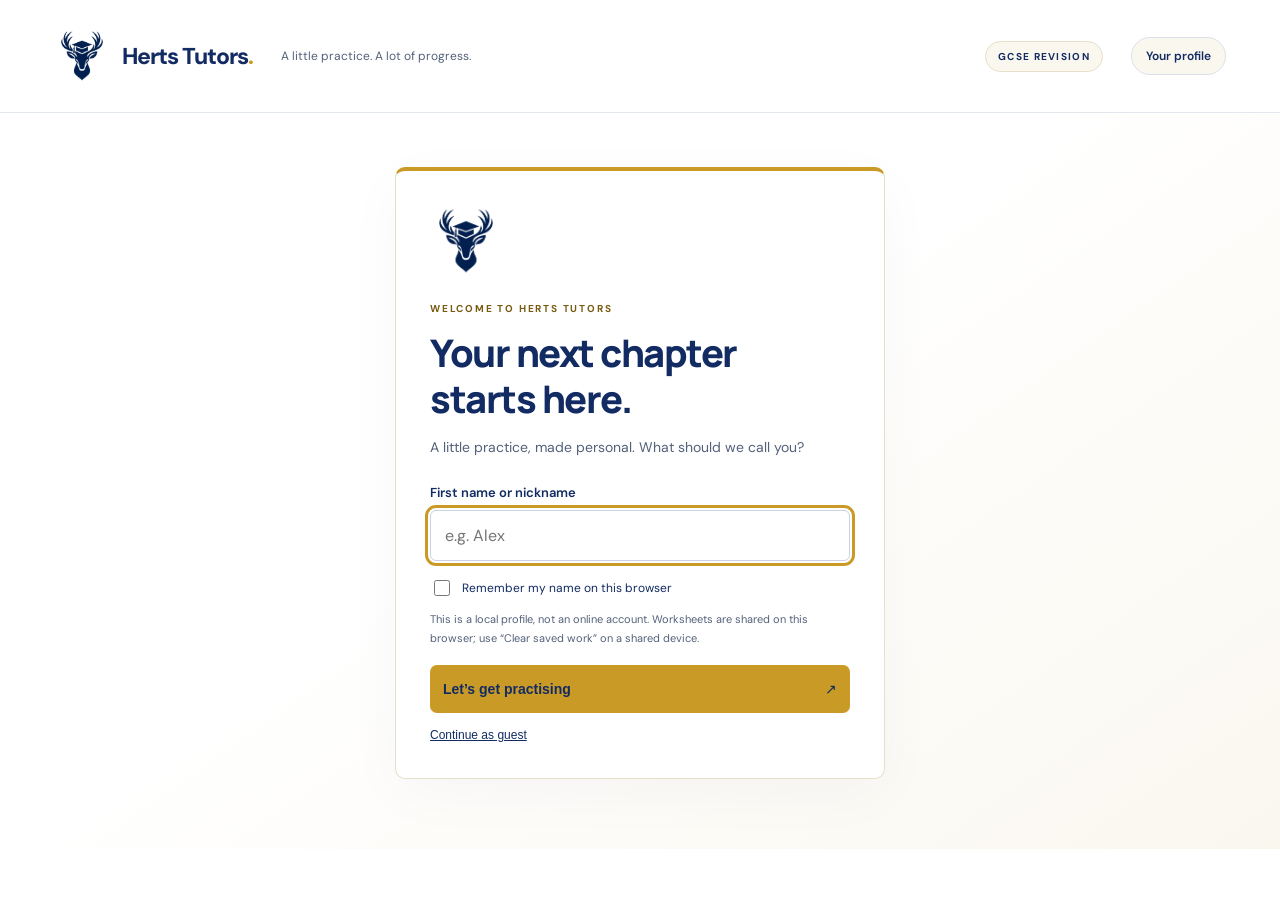
<file: index.html>
<!doctype html><html lang="en"><head><meta charset="utf-8"><meta name="viewport" content="width=device-width,initial-scale=1"><title>Herts Tutors — GCSE Revision Hub</title><link rel="icon" href="Herts%20Tutors%20Logo.png"><link rel="stylesheet" href="style.css"></head><body><header><a class="brand" href="./"><img class="logo" src="Herts%20Tutors%20Logo.png" alt="" width="56" height="56"> Herts Tutors<span class="brand-dot">.</span></a><span class="header-note">A little practice. A lot of progress.</span><span class="badge">GCSE REVISION</span><button id="profile-button" class="profile-button" type="button">Your profile</button></header>
<section id="welcome-screen" class="welcome-screen" aria-labelledby="welcome-title" hidden>
<div class="welcome-card"><img src="Herts%20Tutors%20Logo.png" alt="" width="72" height="72"><div class="eyebrow">WELCOME TO HERTS TUTORS</div><h1 id="welcome-title" tabindex="-1">Your next chapter<br>starts here.</h1><p>A little practice, made personal. What should we call you?</p><form id="profile-form"><label for="student-name">First name or nickname</label><input id="student-name" name="student-name" type="text" maxlength="40" required autocomplete="given-name" placeholder="e.g. Alex" aria-describedby="profile-note profile-error"><label class="remember-choice"><input id="remember-name" type="checkbox"> Remember my name on this browser</label><p id="profile-note">This is a local profile, not an online account. Worksheets are shared on this browser; use “Clear saved work” on a shared device.</p><p id="profile-error" role="alert"></p><button class="generate" type="submit">Let’s get practising <span>↗</span></button></form><button id="guest-button" class="guest-button" type="button">Continue as guest</button><button id="forget-profile" class="guest-button" type="button" hidden>Forget my name</button></div></section>

<main><section class="intro"><div class="eyebrow">HERTS TUTORS · GCSE MATHS PROGRAMMES</div><div id="personal-welcome" class="personal-welcome" hidden><h2 id="greeting" tabindex="-1"></h2><p>Your next step is waiting.</p></div><h1>Your goal.<br><span>Your revision plan.</span></h1><p>Build towards grade 5 or stretch towards grade 7.<br>A realistic weekly plan, original practice and official papers, together.</p></section>
<nav class="study-nav" aria-label="Study sections"><a href="#planner">My timetable</a><a href="#past-papers">Past papers</a><a href="#original-paper">Original practice papers</a><a href="methods.html">WA Methods hub</a></nav>
<section id="planner" class="mistakes-section"><div class="section-number">01 / MAKE A PLAN YOU CAN FOLLOW</div><h2>Your GCSE revision timetable</h2><p class="papers-intro">Choose your programme and available days. Weak topics come first, with a mixed review every third session. Your tutor should adjust the plan around your school work and assessments.</p><div class="mistakes-layout"><form id="plan-form" class="mistake-form"><label for="pathway">Your programme</label><select id="pathway"><option value="3to5">Grade 3 → 5 · Foundation</option><option value="5to7">Grade 5 → 7 · Higher</option></select><p class="paper-hint">Foundation is capped at grade 5. Grades 6–7 require Higher tier; confirm your entry tier with your school. These are goals, not guaranteed outcomes.</p><label for="exam-board">Exam board</label><select id="exam-board"><option value="edexcel">Edexcel</option><option value="aqa">AQA</option><option value="ocr">OCR</option></select><label for="plan-start">Start date</label><input id="plan-start" type="date" required><label for="plan-weeks">Programme length</label><select id="plan-weeks"><option value="2">2 weeks</option><option value="4">4 weeks</option><option value="6" selected>6 weeks</option><option value="8">8 weeks</option><option value="12">12 weeks</option></select><label for="plan-minutes">Minutes per session</label><select id="plan-minutes"><option value="20">20 minutes</option><option value="30" selected>30 minutes</option><option value="45">45 minutes</option><option value="60">60 minutes</option></select><fieldset class="plan-days"><legend>Days you can study</legend><label><input type="checkbox" name="day" value="1" checked> Mon</label><label><input type="checkbox" name="day" value="2" > Tue</label><label><input type="checkbox" name="day" value="3" checked> Wed</label><label><input type="checkbox" name="day" value="4" > Thu</label><label><input type="checkbox" name="day" value="5" > Fri</label><label><input type="checkbox" name="day" value="6" checked> Sat</label><label><input type="checkbox" name="day" value="0" > Sun</label></fieldset><fieldset id="weak-topics" class="plan-days"><legend>Topics to prioritise (optional)</legend></fieldset><button class="generate" type="submit">Build my timetable ↗</button><p id="plan-message" role="status"></p></form><div><div id="plan-summary" class="mistake-stats">Your plan will appear here.</div><div class="mistake-tools"><button id="print-plan" type="button">Print timetable / Save PDF</button><button id="clear-plan" type="button">Clear saved plan</button></div><div id="plan-sessions"></div></div></div><p class="paper-disclaimer">Timetables and completion are saved on this browser, shared across local profile names. No online account or tutor reporting is connected yet.</p></section>
<section id="past-papers" class="papers-section"><div class="section-number">02 / OFFICIAL EXAM PRACTICE</div><h2>Your past-paper list</h2><p class="papers-intro">Open the official library for your board, then choose your tier, year and matching mark scheme. No exam-board PDFs are hosted here.</p><div id="gcse-resources" class="papers-grid"></div><div class="paper-tips"><h3>Use the papers properly</h3><p>Try a paper without checking the answers. Mark with the matching scheme, note where marks were lost, and take those questions to your tutor. Follow that paper’s calculator and timing instructions. Use grade boundaries for the correct board, tier and series; a practice score is not a predicted grade.</p></div></section>
<section id="original-paper" class="papers-section"><div class="section-number">03 / HERTS TUTORS ORIGINAL PRACTICE</div><h2>A fresh set. A clearer next step.</h2><p class="papers-intro">Generate a 12-question, 24-mark topic sampler for your programme, with worked answers. Original template questions, not copied past papers. This is not a full mock, board-matched paper or grade assessment; mark allocations are indicative and need tutor review.</p><div class="mistake-tools"><label for="paper-pathway">Programme</label><select id="paper-pathway"><option value="3to5">Grade 3 → 5</option><option value="5to7">Grade 5 → 7</option></select><button id="make-paper" type="button">Generate original paper ↗</button></div><div id="paper-output" hidden><h3 id="worksheet-title">Herts Tutors original practice</h3><p id="paper-summary"></p><div class="mistake-tools"><button id="paper-answers" type="button" aria-pressed="false">Show worked answers</button><button id="print-paper" type="button">Print paper / Save PDF</button></div><ol id="original-questions"></ol></div><p id="paper-message" role="status"></p></section>
<section class="paper-tips"><h3>Your programme, in one place</h3><p>Plan → practise → mark → discuss with your tutor → retry. Your community can link directly to this hub. Connecting community accounts, secure student logins and tutor dashboards is a separate step; they are not connected here yet.</p></section><footer><span>Herts Tutors · Practice makes progress.</span><span>Targets guide the work. Results vary.</span></footer></main><script type="module" src="gcse-app.js"></script><script type="module" src="profile.js"></script></body></html>
</file>
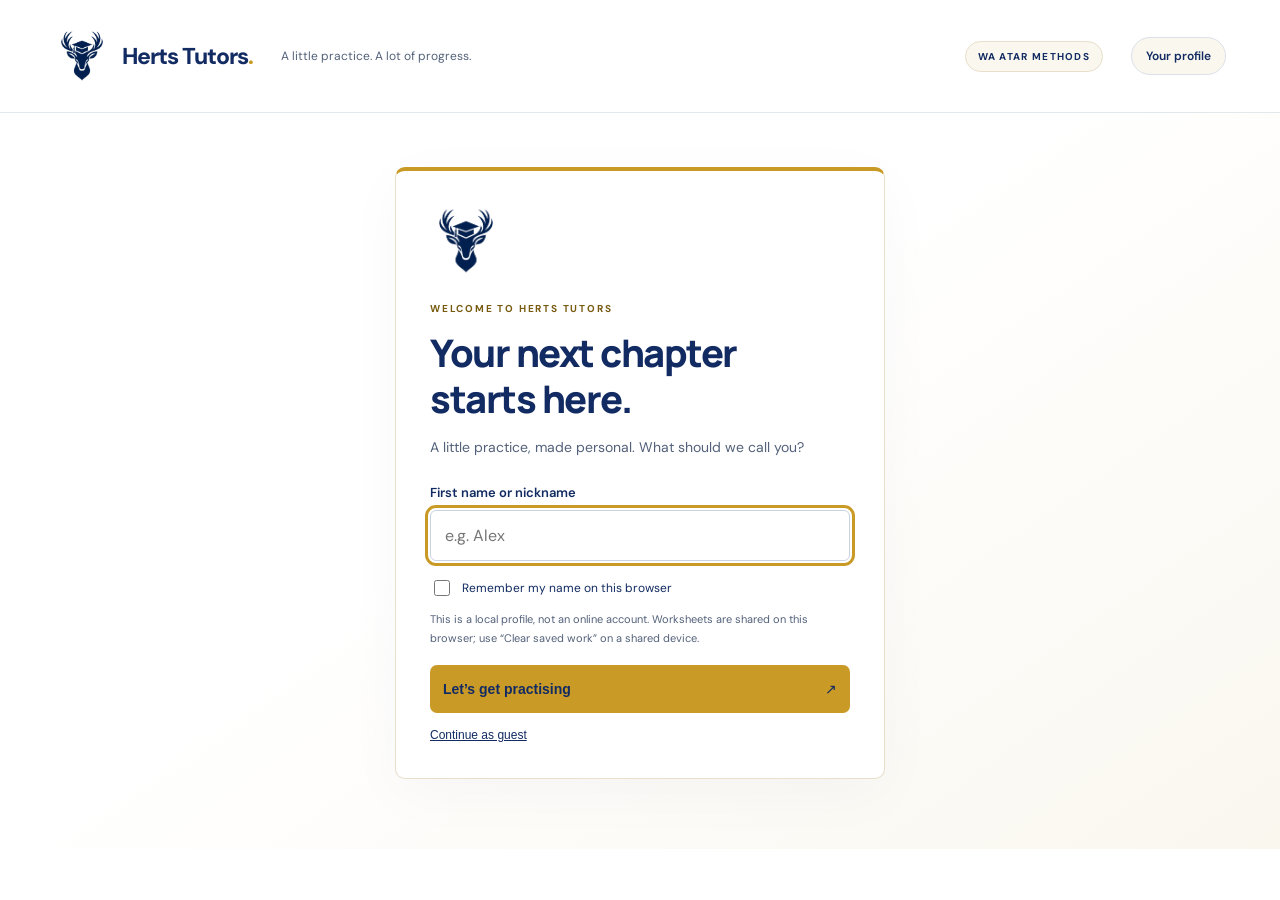
<file: methods.html>
<!doctype html>
<html lang="en"><head><meta charset="utf-8"><meta name="viewport" content="width=device-width,initial-scale=1"><title>Herts Tutors — WA ATAR Mathematics Methods</title><link rel="icon" type="image/png" href="Herts%20Tutors%20Logo.png"><link rel="apple-touch-icon" href="Herts%20Tutors%20Logo.png"><link rel="stylesheet" href="style.css"></head>
<body><header><a class="brand" href="./"><img class="logo" src="Herts%20Tutors%20Logo.png" alt="" width="56" height="56"> Herts Tutors<span class="brand-dot">.</span></a><span class="header-note">A little practice. A lot of progress.</span><span class="badge">WA ATAR METHODS</span><button id="profile-button" class="profile-button" type="button">Your profile</button></header>
<section id="welcome-screen" class="welcome-screen" aria-labelledby="welcome-title" hidden>
<div class="welcome-card"><img src="Herts%20Tutors%20Logo.png" alt="" width="72" height="72"><div class="eyebrow">WELCOME TO HERTS TUTORS</div><h1 id="welcome-title" tabindex="-1">Your next chapter<br>starts here.</h1><p>A little practice, made personal. What should we call you?</p><form id="profile-form"><label for="student-name">First name or nickname</label><input id="student-name" name="student-name" type="text" maxlength="40" required autocomplete="given-name" placeholder="e.g. Alex" aria-describedby="profile-note profile-error"><label class="remember-choice"><input id="remember-name" type="checkbox"> Remember my name on this browser</label><p id="profile-note">This is a local profile, not an online account. Worksheets are shared on this browser; use “Clear saved work” on a shared device.</p><p id="profile-error" role="alert"></p><button class="generate" type="submit">Let’s get practising <span>↗</span></button></form><button id="guest-button" class="guest-button" type="button">Continue as guest</button><button id="forget-profile" class="guest-button" type="button" hidden>Forget my name</button></div></section>
<main><section class="intro"><div class="eyebrow">WESTERN AUSTRALIA · MATHEMATICS METHODS</div><div id="personal-welcome" class="personal-welcome" hidden><h2 id="greeting" tabindex="-1"></h2><p>Ready for a little progress today?</p></div><h1>Small steps.<br><span>Brighter maths.</span></h1><p>Build your Methods confidence, one question at a time.<br>Functions, calculus, probability and statistics.</p><div class="intro-detail"><span>✦</span> Practise. Check. Learn. Try again.</div></section>
<nav class="study-nav" aria-label="Study sections"><a href="index.html">GCSE revision hub</a><a href="#practice-section">Question generator</a><a href="#past-papers">Past papers ↗</a><a href="#mistake-log">Mistake log</a></nav><section class="workspace" id="practice-section"><aside class="settings"><div class="section-number">01 / MAKE IT YOURS</div><h2>A little focus goes far.</h2><form id="generator"><fieldset><legend>What are we practising?</legend><div class="topic-options"><label><input type="radio" name="topic" value="mixed"><span><b>✦</b> Mixed Methods <i>↗</i></span></label><label><input type="radio" name="topic" value="functions" checked><span><b>ƒ</b> Functions <i>↗</i></span></label><label><input type="radio" name="topic" value="calculus"><span><b>∫</b> Calculus <i>↗</i></span></label><label><input type="radio" name="topic" value="probability"><span><b>P</b> Probability <i>↗</i></span></label><label><input type="radio" name="topic" value="statistics"><span><b>σ</b> Statistics <i>↗</i></span></label></div></fieldset><label class="field-label" for="difficulty">Pick your pace</label><select id="difficulty" name="difficulty"><option value="easy">Easy · Build confidence</option><option value="medium" selected>Medium · Find your stride</option><option value="hard">Hard · Stretch yourself</option></select><label class="field-label" for="count">How many questions?</label><select id="count" name="count"><option value="5">5 questions · A quick warm-up</option><option value="10" selected>10 questions · A little focus</option><option value="20">20 questions · A deeper dive</option></select><button class="generate" type="submit">Generate my worksheet <span>↗</span></button><p class="settings-note">No timer. No pressure. Just progress.</p><p id="error" role="alert"></p></form></aside>
<section class="worksheet" aria-labelledby="worksheet-title"><div class="worksheet-top"><div><div class="section-number">02 / GIVE IT A GO</div><h2 id="worksheet-title">Your practice starts here.</h2></div><span class="spark">✳</span></div><div class="worksheet-toolbar"><span id="summary"></span><div><button id="answers" type="button" aria-pressed="false">Show answers</button><button id="print" type="button">Print ↗</button></div></div><div id="announcement" class="sr-only" role="status"></div><div class="practice-note">WA ATAR Methods starter practice, not a full syllabus or exam simulation. Enter numerical answers; where requested, round to 4 decimal places. Checking covers final answers only, not method marks.</div><div class="save-bar"><span id="save-status" role="status">Work is saved on this browser only.</span><button id="clear-save" type="button">Clear saved work</button></div><ol id="questions"></ol><div class="marking-controls"><button id="mark" class="generate" type="button">Mark my answers ✓</button><button id="retry" type="button" hidden>Retry missed questions ↗</button></div><div id="score" role="status" class="score" hidden></div><section id="revision" class="revision" aria-label="Topic revision summary" hidden></section><div class="worksheet-footer"><span>ONE QUESTION AT A TIME.</span><span>You’ve got this. ↗</span></div></section></section><section id="past-papers" class="papers-section" aria-labelledby="papers-title"><div class="section-number">03 / WA EXAM RESOURCES</div><h2 id="papers-title">Prepare with SCSA.</h2><p class="papers-intro">Western Australian ATAR Mathematics Methods resources from the School Curriculum and Standards Authority. Use the syllabus for your year and check the official paper instructions for permitted technology.</p><div class="papers-grid"><article class="paper-card"><span class="paper-code">SCSA · MATHEMATICS METHODS</span><h3>Past ATAR examinations</h3><p>Year 12 · Western Australia</p><ul><li>Find Mathematics Methods examination papers by year.</li><li>Use the matching marking key and available examination reports.</li><li>Follow the calculator-free and calculator-assumed section instructions.</li></ul><a class="paper-link" href="https://senior-secondary.scsa.wa.edu.au/further-resources/past-atar-course-exams" target="_blank" rel="noopener noreferrer">Open SCSA past examinations ↗<span class="sr-only"> (opens in a new tab)</span></a></article><article class="paper-card"><span class="paper-code">SCSA · COURSE RESOURCES</span><h3>Syllabus &amp; support</h3><p>Mathematics Methods ATAR</p><ul><li>Choose the relevant Year 11 or Year 12 syllabus.</li><li>Find official support materials and assessment guidance.</li><li>Check course updates for your examination year.</li></ul><a class="paper-link" href="https://senior-secondary.scsa.wa.edu.au/syllabus-and-support-materials/mathematics/mathematics-methods" target="_blank" rel="noopener noreferrer">Open Methods course resources ↗<span class="sr-only"> (opens in a new tab)</span></a></article></div><div class="paper-tips"><h3>Your Methods revision loop</h3><ol><li><strong>Build the skill.</strong> Practise a focused topic or a mixed worksheet above.</li><li><strong>Try an official paper.</strong> Follow its time limit and technology instructions.</li><li><strong>Review your working.</strong> Use the marking key with your tutor to identify missing reasoning and method marks.</li></ol></div><p class="paper-disclaimer">Independent practice resource; not affiliated with or endorsed by SCSA. Papers are hosted by SCSA, not copied here. The generated bank covers selected skills only: it does not yet include full trigonometry, normal distributions, or extended modelling. No ATAR prediction is provided.</p></section><section id="mistake-log" class="mistakes-section" aria-labelledby="mistakes-title"><div class="section-number">04 / TURN MISTAKES INTO PROGRESS</div><h2 id="mistakes-title">Your next breakthrough starts here.</h2><p class="papers-intro">Keep the questions that taught you something. Record what went wrong, retry them later, and mark them resolved when you understand the method.</p><p class="paper-disclaimer">Saved on this browser only, shared by everyone using it. Changing your profile name does not create a private log. Export a backup before clearing browser data. Use question references rather than personal information.</p><div class="mistakes-layout"><form id="mistake-form" class="mistake-form"><h3 id="mistake-form-title">Record a mistake</h3><label for="mistake-source">Paper and question reference</label><input id="mistake-source" maxlength="160" required placeholder="e.g. SCSA Methods 2023, Section 2, Q12"><label for="mistake-topic">Topic</label><select id="mistake-topic"><option value="functions">Functions</option><option value="calculus">Calculus</option><option value="probability">Probability</option><option value="statistics">Statistics</option><option value="other">Other Methods topic</option></select><label for="mistake-question">Question or reminder (optional)</label><textarea id="mistake-question" maxlength="2000" rows="3" placeholder="Type the question or a reminder so you can find it again."></textarea><label for="mistake-marks">Marks lost</label><input id="mistake-marks" type="number" min="0" max="100" step="1" value="1" required><label for="mistake-reason">What went wrong?</label><textarea id="mistake-reason" maxlength="2000" rows="3" required placeholder="e.g. I forgot to multiply by the inner derivative."></textarea><label for="mistake-plan">What will you do differently? (optional)</label><textarea id="mistake-plan" maxlength="2000" rows="2" placeholder="e.g. Write the inner derivative before simplifying."></textarea><button id="save-mistake" class="generate" type="submit">Save mistake ↗</button><button id="cancel-mistake" class="guest-button" type="button" hidden>Cancel edit</button><p id="mistake-message" role="status"></p></form><div class="mistake-records"><div id="mistake-stats" class="mistake-stats" role="status"></div><div class="mistake-tools"><label for="mistake-filter">Show</label><select id="mistake-filter"><option value="open">To retry</option><option value="resolved">Resolved</option><option value="all">All mistakes</option></select><button id="export-mistakes" type="button">Export backup ↓</button></div><div id="mistake-list"></div></div></div></section><footer><span>Made for curious minds.</span><span>Practice makes progress. Not perfection.</span></footer></main><script type="module" src="app.js"></script><script type="module" src="profile.js"></script><script type="module" src="mistakes.js"></script></body></html>
</file>
<file: style.css>
@import url('https://fonts.googleapis.com/css2?family=DM+Sans:wght@400;500;600;700&family=Manrope:wght@400;500;600;700;800&display=swap');
:root{font-family:'DM Sans',sans-serif;color:#122b62;background:#ffffff;font-synthesis:none}*{box-sizing:border-box}body{margin:0}header{max-width:1360px;margin:auto;padding:28px 54px;display:flex;align-items:center;gap:28px;border-bottom:1px solid #e3e7ee}.brand{display:flex;align-items:center;text-decoration:none;color:#122b62;font-weight:800;font-size:27px;letter-spacing:-1px}.logo{background:#122b62;color:#c99a26;width:35px;height:38px;border-radius:11px 11px 11px 2px;display:grid;place-items:center;margin-right:9px;font-size:32px}.brand-dot{color:#927018}.header-note{font-size:12px;color:#53617a}.badge{margin-left:auto;border:1px solid #dbe0e9;padding:8px 12px;border-radius:30px;font-size:10px;font-weight:700;letter-spacing:1.3px}main{max-width:1252px;margin:auto;padding:0 24px}.intro{position:relative;padding:56px 0 43px}.eyebrow,.section-number{font-size:10px;font-weight:700;letter-spacing:1.8px;color:#53617a}h1{font-family:Manrope,sans-serif;font-size:62px;line-height:1.12;letter-spacing:-3px;font-weight:600;margin:17px 0}h1 span{color:#927018}.intro p{font-size:15px;line-height:1.8;color:#53617a;margin:18px 0 0}.intro-detail{position:absolute;right:5px;bottom:54px;font-size:12px;color:#53617a}.intro-detail span{font-size:28px;margin-right:10px;color:#c99a26}.workspace{display:grid;grid-template-columns:330px 1fr;gap:27px;align-items:start}.settings{padding:27px;background:#faf7ef;border:1px solid #e8dfca;border-radius:15px}h2{font-family:Manrope,sans-serif;font-size:20px;letter-spacing:-.7px;margin:12px 0 26px;font-weight:700}fieldset{border:0;padding:0;margin:0 0 24px}legend,.field-label{font-size:12px;font-weight:600;margin-bottom:11px;display:block}.topic-options{display:grid;gap:8px}.topic-options input{position:absolute;opacity:0}.topic-options span{display:flex;align-items:center;padding:13px 14px;border:1px solid #dbe0e9;border-radius:8px;font-size:13px;cursor:pointer}.topic-options b{font-size:21px;width:32px;font-weight:500}.topic-options i{margin-left:auto;font-style:normal;color:#68758a}.topic-options input:checked+span{background:#fff;border-color:#927018;box-shadow:0 1px 3px #122b6208}.topic-options input:focus-visible+span{outline:3px solid #ac811c}select{width:100%;border:1px solid #dbe0e9;padding:13px 10px;border-radius:7px;background:#ffffff;color:#122b62;font:12px 'DM Sans',sans-serif;margin-bottom:23px}.generate{display:flex;justify-content:space-between;width:100%;padding:16px 13px;background:#122b62;color:white;border:0;border-radius:7px;font-size:12px;font-weight:600;cursor:pointer}.generate:hover{background:#e1b84b}.settings-note{text-align:center;font-size:10px;color:#53617a;margin:14px 0 0}#error{font-size:12px;color:#983e2a}.worksheet{border:1px solid #dbe0e9;background:#fff;border-radius:15px;padding:29px 31px 20px}.worksheet-top{display:flex;justify-content:space-between}.worksheet-top h2{font-size:23px;margin-bottom:22px}.spark{font-size:43px;color:#c99a26;line-height:1}.worksheet-toolbar{border-top:1px solid #e3e7ee;border-bottom:1px solid #e3e7ee;display:flex;justify-content:space-between;align-items:center;padding:13px 0;font-size:11px;color:#53617a}.worksheet-toolbar button{background:none;border:0;font:11px 'DM Sans',sans-serif;color:#122b62;cursor:pointer;padding:6px 9px}.worksheet-toolbar button+button{border-left:1px solid #e3e7ee}ol{list-style:none;padding:0;margin:0;display:grid;grid-template-columns:1fr 1fr;column-gap:25px}li{display:flex;gap:13px;padding:23px 0 6px;border-bottom:1px solid #e3e7ee;min-width:0}.question-number{background:#f8f2e2;color:#785b10;border-radius:5px;height:25px;min-width:25px;display:grid;place-items:center;font-size:10px}.question-body{flex:1;min-width:0}.question-body>p{margin:3px 0;font-size:14px;font-weight:500}.working-space{height:40px;border-bottom:1px dashed #cbd3e0;margin-bottom:13px}.answer{background:#faf7ef;padding:10px;border-radius:6px;font-size:12px;margin-bottom:10px}.answer p{font-size:11px;line-height:1.6;margin:6px 0 0;color:#53617a}.worksheet-footer{display:flex;justify-content:space-between;margin-top:25px;font-size:9px;letter-spacing:1px;color:#53617a}.worksheet-footer span+span{letter-spacing:0;font-size:11px}footer{display:flex;justify-content:space-between;padding:27px 0;color:#53617a;font-size:10px}.sr-only{position:absolute;width:1px;height:1px;overflow:hidden;clip-path:inset(50%)}button:focus-visible,select:focus-visible,a:focus-visible{outline:3px solid #ac811c;outline-offset:3px}[hidden]{display:none!important}@media(min-width:1400px){.intro{padding-top:70px}}@media(max-width:850px){header{padding:22px 24px}.header-note,.intro-detail{display:none}.workspace{grid-template-columns:270px 1fr;gap:16px}.settings,.worksheet{padding:20px}ol{grid-template-columns:1fr}h1{font-size:52px}}@media(max-width:600px){.workspace{grid-template-columns:1fr}.intro{padding:34px 0}h1{font-size:47px}.topic-options{grid-template-columns:repeat(3,1fr);gap:5px}.topic-options span{padding:10px 7px;font-size:10px}.topic-options b{font-size:16px;width:22px}.topic-options i{display:none}.worksheet-top h2{font-size:20px}footer{gap:20px}.badge{font-size:9px}ol{grid-template-columns:1fr 1fr;gap:15px}.question-body>p{font-size:12px}li{gap:7px}.worksheet-toolbar{gap:5px}}@media print{@page{margin:15mm}body{background:white;color:black}header,.intro,.settings,footer,.worksheet-toolbar,.spark{display:none}main{padding:0}.workspace{display:block}.worksheet{border:0;padding:0}.worksheet-top h2{font-size:24px}.section-number{color:#555}li{break-inside:avoid}.working-space{height:60px}.answer{background:white}.worksheet-footer{margin-top:25px}ol{grid-template-columns:1fr 1fr}}

/* Navy, gold and white sampled visually from the supplied Herts Tutors reference. */
.logo{font-size:18px;letter-spacing:-1px}.brand{font-size:23px}.practice-note{font-size:12px;line-height:1.7;color:#52647a;background:#f3f5f9;padding:13px;border-radius:7px;margin-top:16px}.student-answer{width:100%;max-width:190px;padding:10px 11px;border:1px solid #cbd7e4;border-radius:6px;font:14px 'DM Sans',sans-serif;color:#122b62;background:#fbfdff}.student-answer:focus-visible{outline:3px solid #ac811c;outline-offset:2px}.feedback{font-size:11px;line-height:1.6;margin:8px 0 12px;color:#73431c}[data-result=correct] .student-answer{border-color:#927018;background:#effaf6}[data-result=correct] .feedback{color:#00665e}[data-result=incorrect] .student-answer{border-color:#b96c45}.marking-controls{display:flex;align-items:center;gap:14px;flex-wrap:wrap;margin-top:24px}.marking-controls .generate{width:auto;min-width:190px}.marking-controls>button+button{border:1px solid #b9ced8;background:white;color:#122b62;padding:14px;border-radius:7px;cursor:pointer}.score{background:#faf7ef;border-left:3px solid #927018;border-radius:5px;padding:16px;margin-top:18px;font-size:13px;line-height:1.7}@media print{.practice-note,.student-answer,.feedback,.marking-controls,.score{display:none!important}}

/* Brand accents and strong typography from the Herts Tutors reference. */
h1{font-weight:800;letter-spacing:-2.5px}h1 span{color:#122b62}.generate{background:#c99a26;color:#122b62;font-weight:800}.generate:hover{background:#e1b84b}.logo{background:#122b62;color:#fff;border-radius:4px}.brand-dot{color:#c99a26}.settings,.worksheet{border-radius:8px}.topic-options input:checked+span{border-color:#927018;box-shadow:inset 3px 0 #c99a26}.score{border-left-color:#c99a26}.badge{color:#122b62;background:#faf7ef;border-color:#e8dfca}.intro{border-top:4px solid #c99a26;margin-top:24px}.eyebrow{color:#785b10}@media print{.intro{display:none}.answer{background:#fff}}

/* Original Herts Tutors logo, with its proportions and transparency preserved. */
.brand .logo{display:block;width:56px;height:56px;object-fit:contain;background:transparent;border-radius:0;flex-shrink:0;margin-right:12px}@media(max-width:600px){.brand .logo{width:44px;height:44px;margin-right:8px}.brand{font-size:20px}header{gap:12px}}

.save-bar{display:flex;justify-content:space-between;align-items:center;gap:12px;padding:12px 0;font-size:10px;color:#53617a}.save-bar button,.revision button{border:1px solid #dbe0e9;border-radius:5px;padding:8px;background:white;color:#122b62;cursor:pointer;font:inherit}.topic-tag{display:inline-block;font-size:9px;text-transform:uppercase;letter-spacing:.7px;color:#785b10;margin:0 0 7px}.revision{margin-top:22px;padding:18px;background:#faf7ef;border:1px solid #e8dfca;border-radius:8px}.revision h3{margin:0 0 14px;font-size:16px}.revision-row{display:flex;align-items:center;gap:12px;flex-wrap:wrap;font-size:12px;padding:10px 0;border-top:1px solid #e8dfca}.revision progress{width:100px;height:10px;accent-color:#927018}.revision-row button{margin-left:auto}.student-answer{min-width:0}@media(max-width:600px){.topic-options{grid-template-columns:1fr 1fr}.save-bar{align-items:flex-start}.save-bar button{flex-shrink:0}}@media print{.save-bar,.revision{display:none!important}}

.profile-button{border:1px solid #dbe0e9;background:#faf7ef;color:#122b62;border-radius:25px;padding:10px 14px;font:600 12px 'DM Sans',sans-serif;cursor:pointer;max-width:200px;overflow-wrap:anywhere}.welcome-screen{padding:54px 24px 70px;min-height:75vh;display:grid;place-items:center;background:linear-gradient(145deg,#fff 45%,#faf7ef)}.welcome-card{max-width:490px;width:100%;padding:34px;border:1px solid #e8dfca;border-top:4px solid #c99a26;border-radius:10px;background:#fff;box-shadow:0 15px 60px #122b6208}.welcome-card>img{object-fit:contain;margin-bottom:20px}.welcome-card h1{font-size:38px;letter-spacing:-1.5px;line-height:1.2;margin:15px 0}.welcome-card>p{color:#53617a;font-size:14px;line-height:1.7}.welcome-card form>label:first-child{display:block;font-size:13px;font-weight:600;margin:24px 0 9px}#student-name{width:100%;padding:14px;border:1px solid #cbd3e0;border-radius:6px;color:#122b62;font:16px 'DM Sans',sans-serif}#student-name:focus-visible{outline:3px solid #c99a26;outline-offset:2px}.remember-choice{display:flex;gap:9px;align-items:center;font-size:12px;margin-top:16px}.remember-choice input{accent-color:#122b62;width:16px;height:16px}#profile-note{font-size:11px;line-height:1.7;color:#53617a}#profile-error{font-size:12px;color:#983e2a}.guest-button{background:none;border:0;color:#122b62;text-decoration:underline;padding:15px 8px 0 0;cursor:pointer;font-size:12px}.personal-welcome{margin-bottom:20px}.personal-welcome h2{font-size:28px;margin:0 0 6px;overflow-wrap:anywhere}.personal-welcome p{margin:0;font-size:13px}.personal-welcome:not([hidden])+h1{font-size:45px}.welcome-card .generate{font-size:14px;margin-top:18px}@media(max-width:600px){header{flex-wrap:wrap}.profile-button{margin-left:auto}.welcome-screen{padding:25px 16px}.welcome-card{padding:24px}.welcome-card h1{font-size:32px}.personal-welcome:not([hidden])+h1{font-size:36px}}@media print{.welcome-screen,.personal-welcome{display:none!important}}

html{scroll-behavior:smooth;scroll-padding-top:20px}.study-nav{display:flex;gap:12px;flex-wrap:wrap;margin:0 0 24px}.study-nav a{color:#122b62;text-decoration:none;border:1px solid #dbe0e9;border-radius:6px;padding:12px 18px;font-size:13px;font-weight:600}.study-nav a:last-child{background:#faf7ef;border-color:#e8dfca}.papers-section{margin-top:50px;padding:34px 0;border-top:3px solid #c99a26}.papers-section>h2{font-size:32px;margin-bottom:12px}.papers-intro{font-size:14px;line-height:1.8;color:#53617a;max-width:750px}.paper-filters{display:flex;gap:8px;flex-wrap:wrap;margin:24px 0}.paper-filters button{background:#fff;border:1px solid #dbe0e9;border-radius:24px;padding:10px 19px;color:#122b62;font:600 12px 'DM Sans',sans-serif;cursor:pointer}.paper-filters [aria-pressed=true]{background:#122b62;color:#fff;border-color:#122b62}.papers-grid{display:grid;grid-template-columns:repeat(3,minmax(0,1fr));gap:18px}.paper-card{padding:24px;border:1px solid #dbe0e9;border-radius:8px;display:flex;flex-direction:column;align-items:start;background:#fff}.paper-code{color:#785b10;font-size:10px;letter-spacing:1px;font-weight:700}.paper-card h3{font-size:20px;margin:17px 0 8px}.paper-card p{color:#53617a;font-size:12px;line-height:1.7;margin:0 0 10px}.paper-card ul{padding-left:17px;margin:12px 0 24px;color:#53617a;font-size:12px;line-height:1.9}.paper-link{display:block;background:#c99a26;color:#122b62;font-size:12px;font-weight:700;text-decoration:none;padding:13px 15px;border-radius:5px;margin-top:auto}.paper-card .paper-hint{font-size:11px;margin:16px 0 0}.paper-tips{margin-top:22px;background:#f3f5f9;border-radius:8px;padding:22px}.paper-tips h3{margin:0 0 14px;font-size:17px}.paper-tips ol{display:grid;grid-template-columns:repeat(3,1fr);gap:20px}.paper-tips li{display:block;padding:0;border:0;color:#53617a;font-size:12px;line-height:1.8}.paper-tips strong{display:block;color:#122b62}.paper-disclaimer{font-size:11px;line-height:1.8;color:#53617a;margin-top:18px}@media(max-width:850px){.papers-grid{grid-template-columns:1fr}.paper-tips ol{grid-template-columns:1fr;gap:12px}}@media(prefers-reduced-motion:reduce){html{scroll-behavior:auto}}@media print{.study-nav,.papers-section{display:none!important}}

.mistakes-section{border-top:3px solid #c99a26;margin-top:24px;padding:34px 0}.mistakes-section>h2{font-size:30px;margin-bottom:12px}.mistakes-layout{display:grid;grid-template-columns:330px 1fr;gap:25px;margin-top:25px;align-items:start}.mistake-form{background:#faf7ef;border:1px solid #e8dfca;border-radius:8px;padding:23px}.mistake-form h3{font-size:18px;margin:0 0 22px}.mistake-form label{display:block;font-size:12px;font-weight:600;margin:15px 0 8px}.mistake-form input,.mistake-form textarea,.mistake-form select{width:100%;background:#fff;border:1px solid #cbd3e0;border-radius:5px;padding:11px;color:#122b62;font:13px 'DM Sans',sans-serif;margin:0}.mistake-form textarea{resize:vertical}.mistake-form input:focus-visible,.mistake-form textarea:focus-visible{outline:3px solid #c99a26;outline-offset:2px}.mistake-form .generate{margin-top:20px}#mistake-message{font-size:12px;line-height:1.7}.mistake-stats{background:#f3f5f9;padding:17px;border-radius:7px;font-size:13px;font-weight:600}.mistake-tools{display:flex;gap:12px;align-items:center;flex-wrap:wrap;margin:16px 0;font-size:12px}.mistake-tools select{width:auto;margin:0;padding:9px}.mistake-tools button,.mistake-actions button{border:1px solid #dbe0e9;background:#fff;color:#122b62;padding:10px;border-radius:5px;cursor:pointer;font-size:12px}.mistake-tools button{margin-left:auto}.mistake-tools button:disabled{opacity:.5;cursor:default}.mistake-card{border:1px solid #dbe0e9;border-left:3px solid #c99a26;border-radius:7px;padding:22px;margin-bottom:16px;overflow-wrap:anywhere}.mistake-card h3{font-size:18px;margin:12px 0}.mistake-card h4{font-size:12px;margin:16px 0 5px}.mistake-card p{font-size:13px;line-height:1.8;margin:5px 0;white-space:pre-wrap;color:#53617a}.mistake-card .mistake-date{font-size:10px;margin:15px 0}.mistake-actions{display:flex;gap:8px;flex-wrap:wrap}.mistake-actions button:first-child{background:#faf7ef;border-color:#e8dfca}.mistake-empty{padding:30px 15px;color:#53617a;font-size:13px;border:1px dashed #cbd3e0;border-radius:7px}@media(max-width:850px){.mistakes-layout{grid-template-columns:1fr}}@media print{.mistakes-section{display:none!important}}

.plan-days{margin:20px 0;display:flex;flex-wrap:wrap;gap:10px}.plan-days legend{width:100%;padding:0}.plan-days label{display:flex;align-items:center;gap:5px;margin:0;font-size:11px;font-weight:400}.plan-days input{width:16px;height:16px;accent-color:#122b62}.mistake-form .paper-hint{font-size:11px;color:#53617a;line-height:1.7}.plan-session{padding:17px;margin:12px 0;border:1px solid #dbe0e9;border-radius:7px}.plan-session label{display:flex;align-items:start;gap:10px;font-size:13px;font-weight:600;line-height:1.7}.plan-session input{accent-color:#122b62;flex-shrink:0;margin-top:4px}.plan-session p{font-size:12px;color:#53617a;line-height:1.8;margin-left:26px}.plan-session:has(input:checked){background:#faf7ef}.plan-session:has(input:checked) label{text-decoration:line-through}#plan-sessions>h3{font-size:18px;margin:25px 0 12px}.paper-tips>p{font-size:13px;line-height:1.8;color:#53617a}#original-questions{grid-template-columns:1fr 1fr}#original-questions li{break-inside:avoid}.original-question .working-space{height:80px}.mistake-tools button:disabled{opacity:.5}@media(max-width:600px){#original-questions{grid-template-columns:1fr}}@media print{body[data-print] main>*,body[data-print] header,body[data-print] .welcome-screen{display:none!important}body[data-print=plan] #planner{display:block!important}body[data-print=paper] #original-paper{display:block!important}body[data-print] .mistake-form,body[data-print] .mistake-tools,body[data-print] #plan-message,body[data-print] #paper-message{display:none!important}body[data-print] .mistakes-layout{display:block}body[data-print] .plan-session{break-inside:avoid}body[data-print] #original-questions{display:block}body[data-print] .working-space{height:110px}body[data-print] #original-paper,body[data-print] #planner{border:0;padding:0;margin:0}}
</file>
